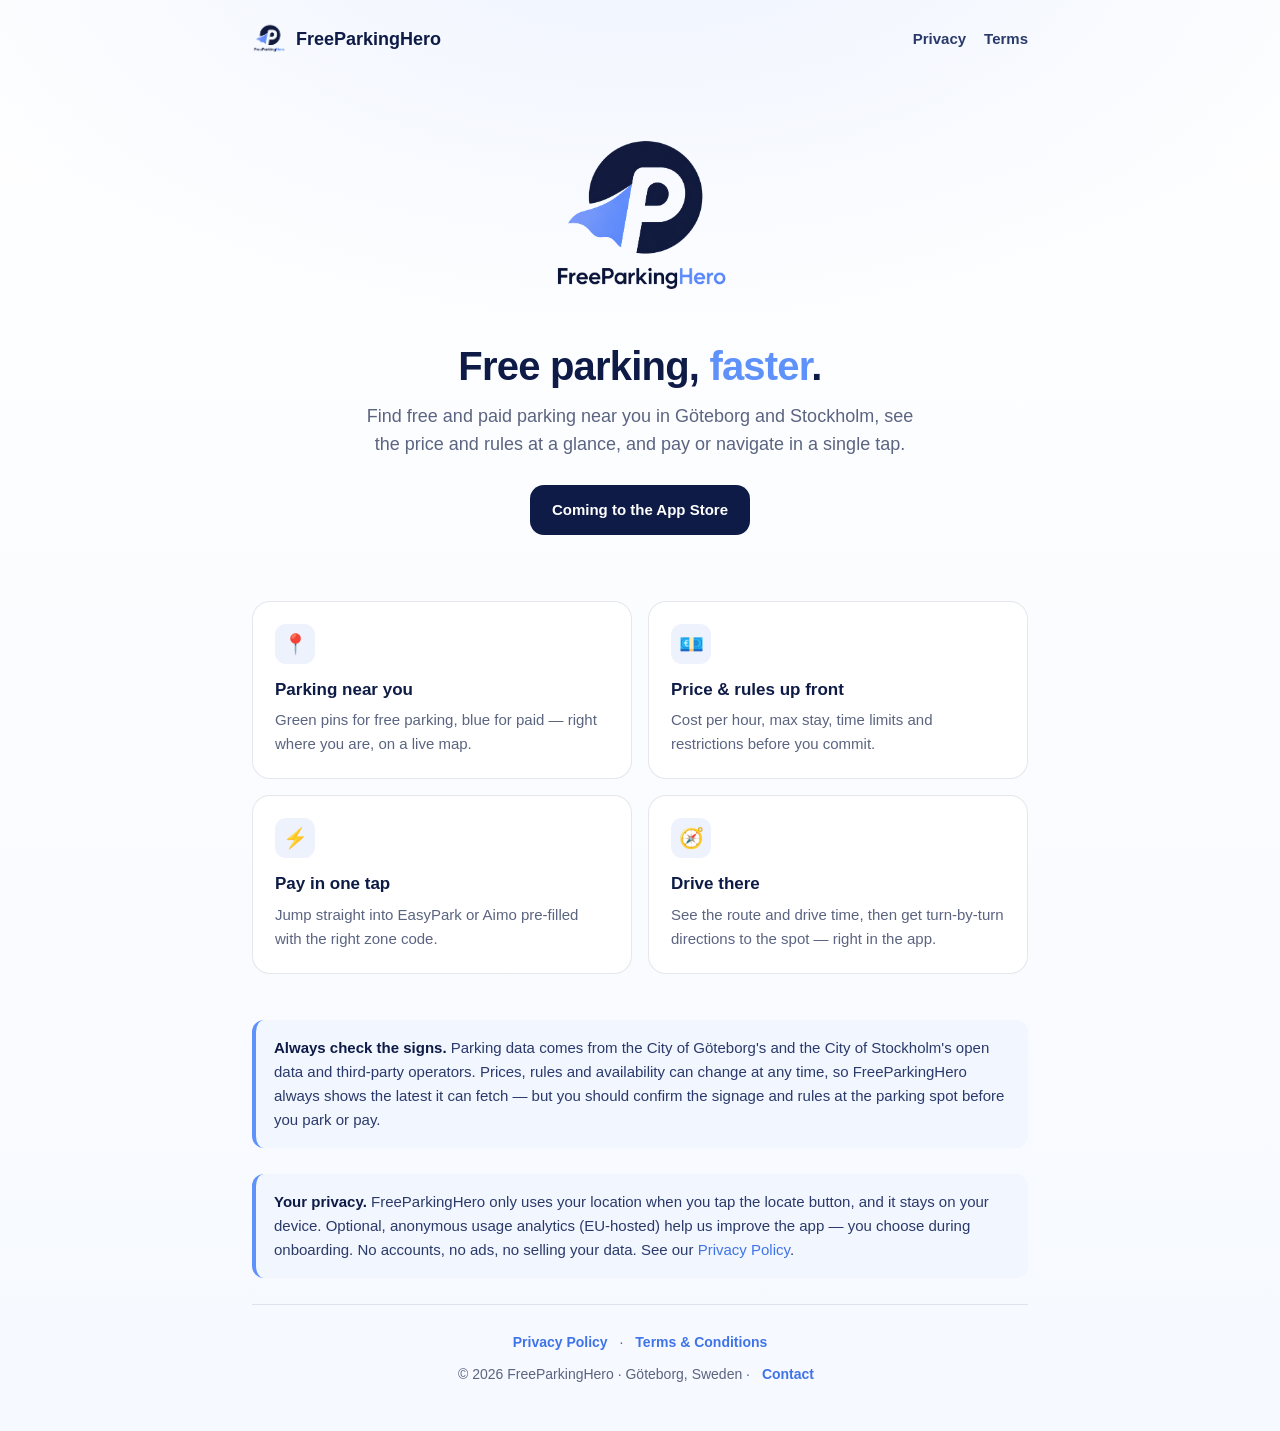
<file: index.html>
<!DOCTYPE html>
<html lang="en">
<head>
<meta charset="UTF-8" />
<meta name="viewport" content="width=device-width, initial-scale=1.0" />
<title>FreeParkingHero — Find parking in Göteborg and Stockholm, faster</title>
<meta name="description" content="FreeParkingHero helps you find free and paid parking near you in Göteborg and Stockholm, understand the price and rules at a glance, and pay or navigate in one tap." />
<link rel="stylesheet" href="styles.css" />
</head>
<body>
<div class="wrap">
  <header class="site">
    <div class="brand"><img src="assets/parkinghero-logo.png" alt="FreeParkingHero" style="width:auto;height:34px" />FreeParkingHero</div>
    <nav><a href="privacy.html">Privacy</a><a href="terms.html">Terms</a></nav>
  </header>

  <section class="hero">
    <img class="logo" src="assets/parkinghero-logo.png" alt="FreeParkingHero logo" />
    <h1>Free parking, <span class="hero-accent">faster</span>.</h1>
    <p class="sub">Find free and paid parking near you in Göteborg and Stockholm, see the price and rules at a glance, and pay or navigate in a single tap.</p>
    <div>
      <span class="badge">Coming to the App Store</span>
    </div>
  </section>

  <section class="features">
    <div class="card"><div class="ic">📍</div><h3>Parking near you</h3><p>Green pins for free parking, blue for paid — right where you are, on a live map.</p></div>
    <div class="card"><div class="ic">💶</div><h3>Price &amp; rules up front</h3><p>Cost per hour, max stay, time limits and restrictions before you commit.</p></div>
    <div class="card"><div class="ic">⚡</div><h3>Pay in one tap</h3><p>Jump straight into EasyPark or Aimo pre-filled with the right zone code.</p></div>
    <div class="card"><div class="ic">🧭</div><h3>Drive there</h3><p>See the route and drive time, then get turn-by-turn directions to the spot — right in the app.</p></div>
  </section>

  <div class="note">
    <b>Always check the signs.</b> Parking data comes from the City of Göteborg's and the City of Stockholm's open data and third-party operators. Prices, rules and availability can change at any time, so FreeParkingHero always shows the latest it can fetch — but you should confirm the signage and rules at the parking spot before you park or pay.
  </div>

  <div class="note">
    <b>Your privacy.</b> FreeParkingHero only uses your location when you tap the locate button, and it stays on your device. Optional, anonymous usage analytics (EU-hosted) help us improve the app — you choose during onboarding. No accounts, no ads, no selling your data. See our <a href="privacy.html">Privacy Policy</a>.
  </div>

  <footer class="site">
    <div><a href="privacy.html">Privacy Policy</a> · <a href="terms.html">Terms &amp; Conditions</a></div>
    <p style="margin-top:10px;">© 2026 FreeParkingHero · Göteborg, Sweden · <a href="mailto:hello@theproductpeople.se">Contact</a></p>
  </footer>
</div>
</body>
</html>
</file>
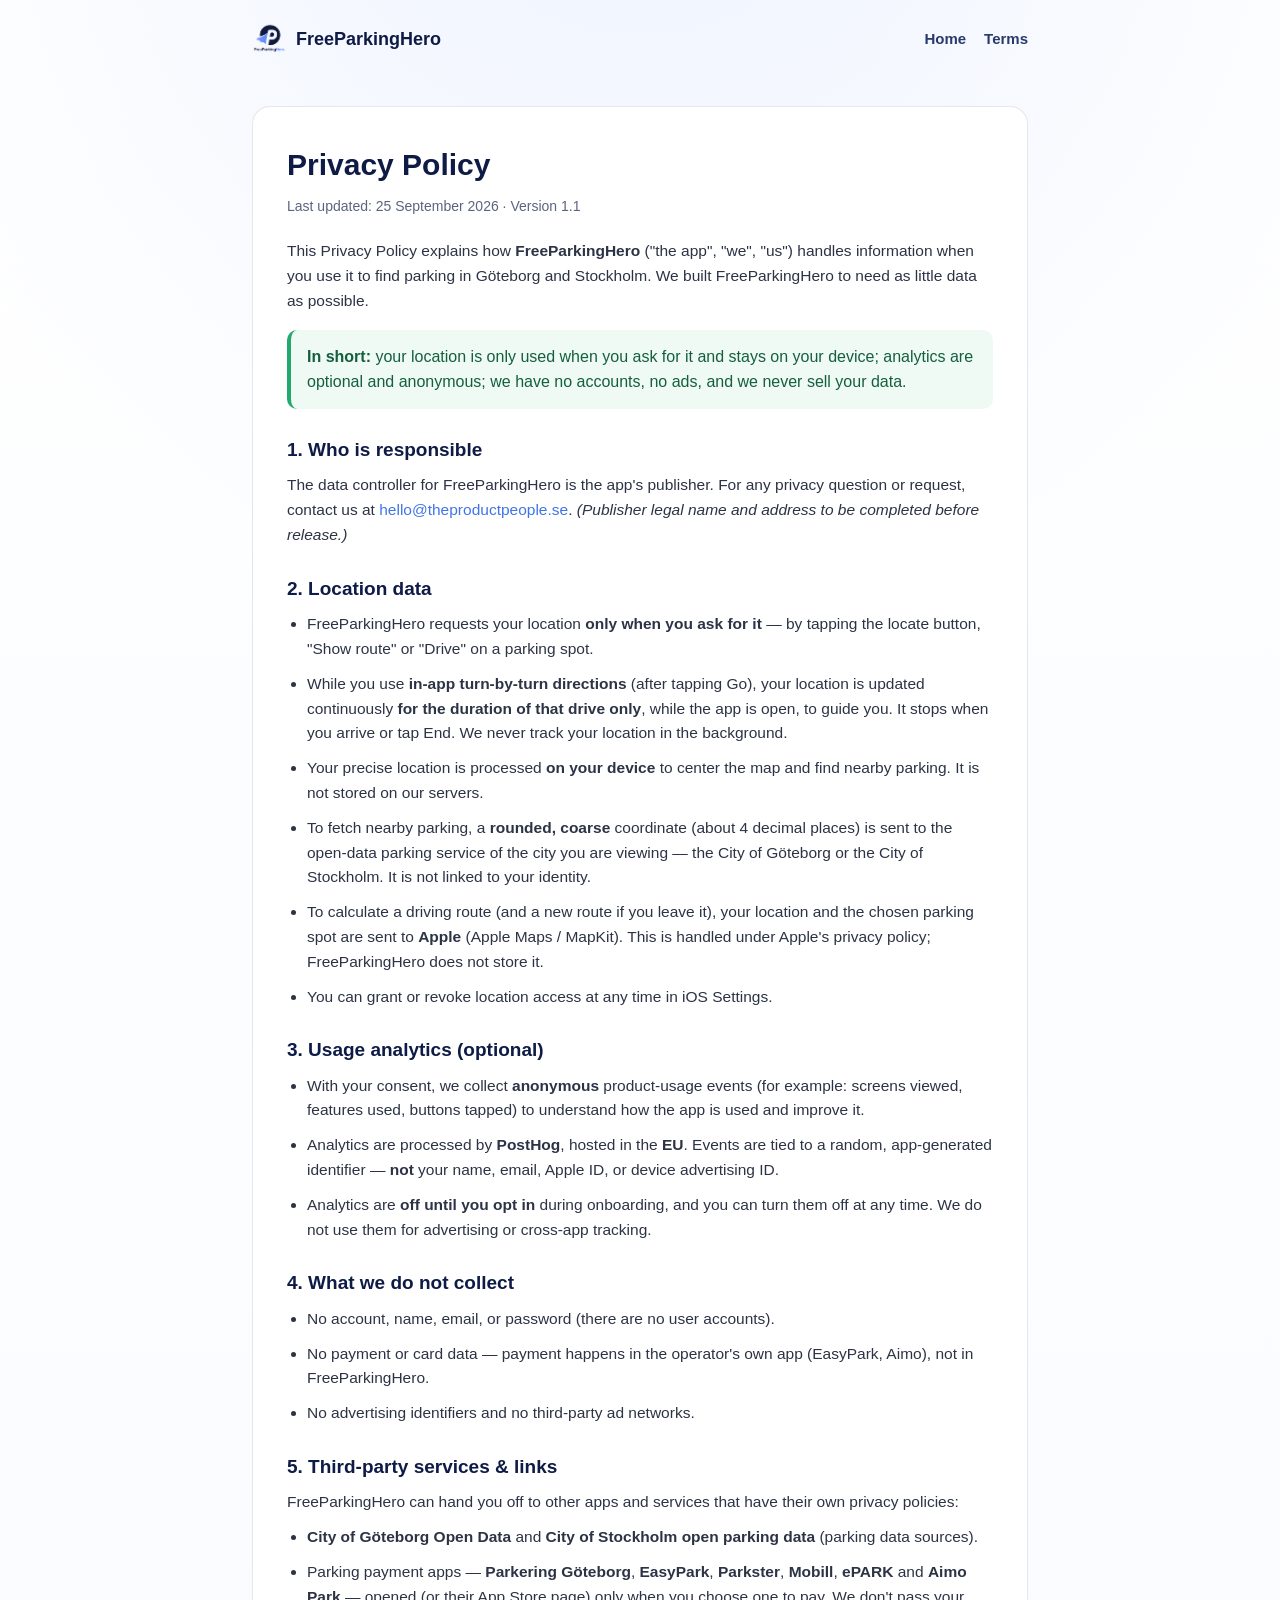
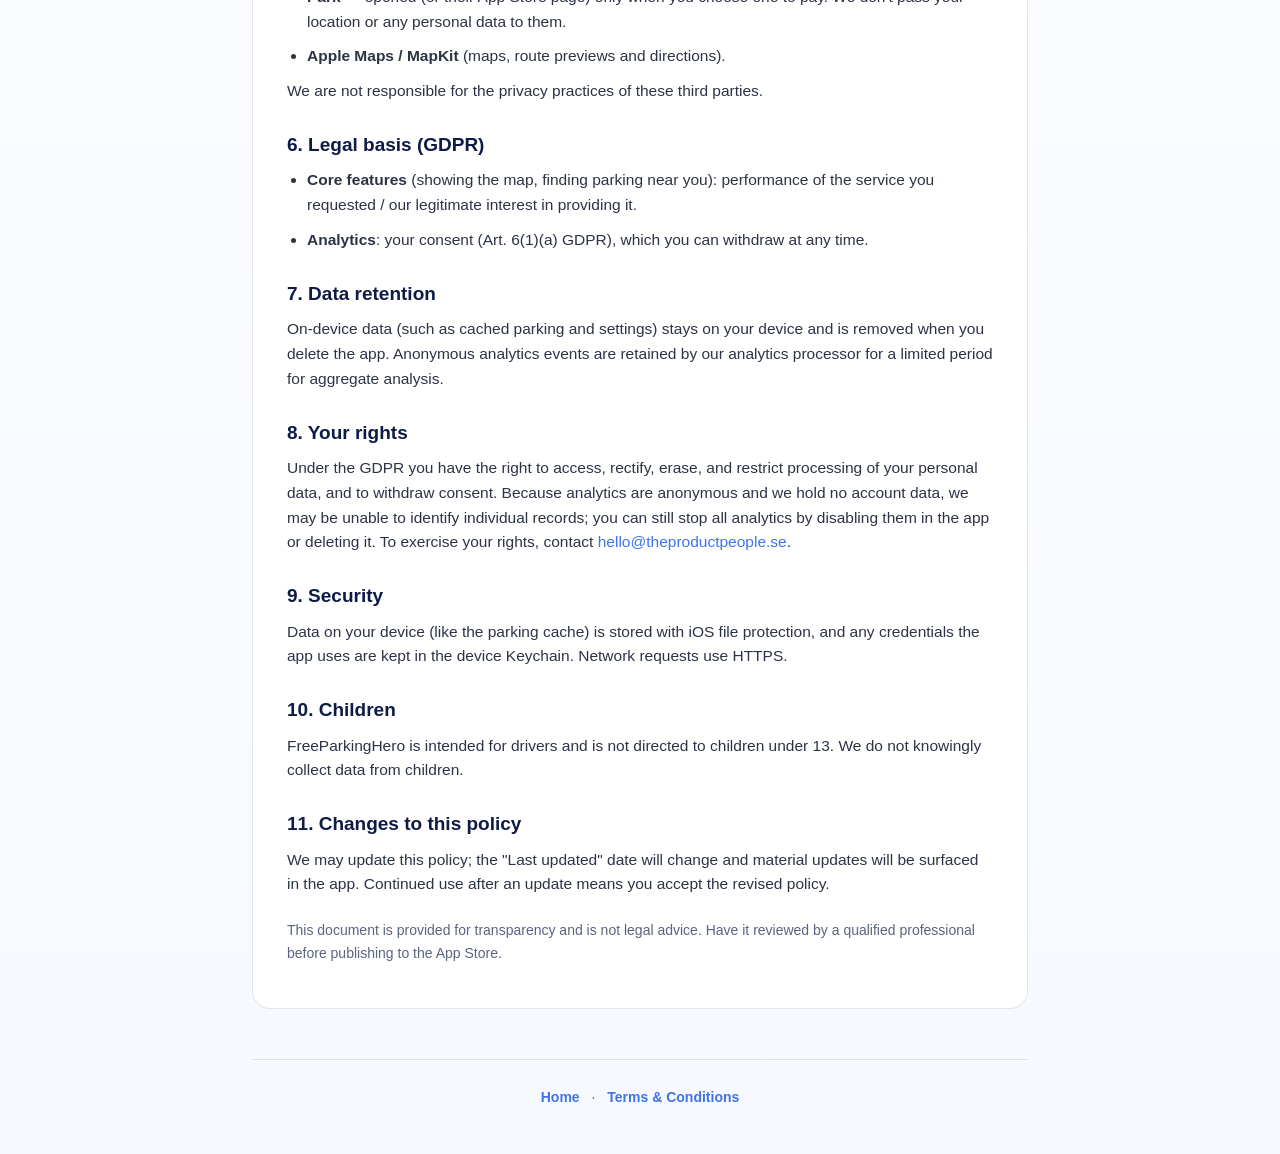
<file: privacy.html>
<!DOCTYPE html>
<html lang="en">
<head>
<meta charset="UTF-8" />
<meta name="viewport" content="width=device-width, initial-scale=1.0" />
<title>Privacy Policy — FreeParkingHero</title>
<link rel="stylesheet" href="styles.css" />
</head>
<body>
<div class="wrap">
  <header class="site">
    <div class="brand"><img src="assets/parkinghero-logo.png" alt="" style="width:auto;height:34px" />FreeParkingHero</div>
    <nav><a href="index.html">Home</a><a href="terms.html">Terms</a></nav>
  </header>

  <div class="doc">
    <h1>Privacy Policy</h1>
    <div class="updated">Last updated: 25 September 2026 · Version 1.1</div>

    <p>This Privacy Policy explains how <b>FreeParkingHero</b> ("the app", "we", "us") handles information when you use it to find parking in Göteborg and Stockholm. We built FreeParkingHero to need as little data as possible.</p>

    <div class="callout"><b>In short:</b> your location is only used when you ask for it and stays on your device; analytics are optional and anonymous; we have no accounts, no ads, and we never sell your data.</div>

    <h2>1. Who is responsible</h2>
    <p>The data controller for FreeParkingHero is the app's publisher. For any privacy question or request, contact us at <a href="mailto:hello@theproductpeople.se">hello@theproductpeople.se</a>. <em>(Publisher legal name and address to be completed before release.)</em></p>

    <h2>2. Location data</h2>
    <ul>
      <li>FreeParkingHero requests your location <b>only when you ask for it</b> — by tapping the locate button, "Show route" or "Drive" on a parking spot.</li>
      <li>While you use <b>in-app turn-by-turn directions</b> (after tapping Go), your location is updated continuously <b>for the duration of that drive only</b>, while the app is open, to guide you. It stops when you arrive or tap End. We never track your location in the background.</li>
      <li>Your precise location is processed <b>on your device</b> to center the map and find nearby parking. It is not stored on our servers.</li>
      <li>To fetch nearby parking, a <b>rounded, coarse</b> coordinate (about 4 decimal places) is sent to the open-data parking service of the city you are viewing — the City of Göteborg or the City of Stockholm. It is not linked to your identity.</li>
      <li>To calculate a driving route (and a new route if you leave it), your location and the chosen parking spot are sent to <b>Apple</b> (Apple Maps / MapKit). This is handled under Apple's privacy policy; FreeParkingHero does not store it.</li>
      <li>You can grant or revoke location access at any time in iOS Settings.</li>
    </ul>

    <h2>3. Usage analytics (optional)</h2>
    <ul>
      <li>With your consent, we collect <b>anonymous</b> product-usage events (for example: screens viewed, features used, buttons tapped) to understand how the app is used and improve it.</li>
      <li>Analytics are processed by <b>PostHog</b>, hosted in the <b>EU</b>. Events are tied to a random, app-generated identifier — <b>not</b> your name, email, Apple ID, or device advertising ID.</li>
      <li>Analytics are <b>off until you opt in</b> during onboarding, and you can turn them off at any time. We do not use them for advertising or cross-app tracking.</li>
    </ul>

    <h2>4. What we do not collect</h2>
    <ul>
      <li>No account, name, email, or password (there are no user accounts).</li>
      <li>No payment or card data — payment happens in the operator's own app (EasyPark, Aimo), not in FreeParkingHero.</li>
      <li>No advertising identifiers and no third-party ad networks.</li>
    </ul>

    <h2>5. Third-party services &amp; links</h2>
    <p>FreeParkingHero can hand you off to other apps and services that have their own privacy policies:</p>
    <ul>
      <li><b>City of Göteborg Open Data</b> and <b>City of Stockholm open parking data</b> (parking data sources).</li>
      <li>Parking payment apps — <b>Parkering Göteborg</b>, <b>EasyPark</b>, <b>Parkster</b>, <b>Mobill</b>, <b>ePARK</b> and <b>Aimo Park</b> — opened (or their App Store page) only when you choose one to pay. We don't pass your location or any personal data to them.</li>
      <li><b>Apple Maps / MapKit</b> (maps, route previews and directions).</li>
    </ul>
    <p>We are not responsible for the privacy practices of these third parties.</p>

    <h2>6. Legal basis (GDPR)</h2>
    <ul>
      <li><b>Core features</b> (showing the map, finding parking near you): performance of the service you requested / our legitimate interest in providing it.</li>
      <li><b>Analytics</b>: your consent (Art. 6(1)(a) GDPR), which you can withdraw at any time.</li>
    </ul>

    <h2>7. Data retention</h2>
    <p>On-device data (such as cached parking and settings) stays on your device and is removed when you delete the app. Anonymous analytics events are retained by our analytics processor for a limited period for aggregate analysis.</p>

    <h2>8. Your rights</h2>
    <p>Under the GDPR you have the right to access, rectify, erase, and restrict processing of your personal data, and to withdraw consent. Because analytics are anonymous and we hold no account data, we may be unable to identify individual records; you can still stop all analytics by disabling them in the app or deleting it. To exercise your rights, contact <a href="mailto:hello@theproductpeople.se">hello@theproductpeople.se</a>.</p>

    <h2>9. Security</h2>
    <p>Data on your device (like the parking cache) is stored with iOS file protection, and any credentials the app uses are kept in the device Keychain. Network requests use HTTPS.</p>

    <h2>10. Children</h2>
    <p>FreeParkingHero is intended for drivers and is not directed to children under 13. We do not knowingly collect data from children.</p>

    <h2>11. Changes to this policy</h2>
    <p>We may update this policy; the "Last updated" date will change and material updates will be surfaced in the app. Continued use after an update means you accept the revised policy.</p>

    <p style="margin-top:22px;color:var(--muted);font-size:14px;">This document is provided for transparency and is not legal advice. Have it reviewed by a qualified professional before publishing to the App Store.</p>
  </div>

  <footer class="site">
    <div><a href="index.html">Home</a> · <a href="terms.html">Terms &amp; Conditions</a></div>
  </footer>
</div>
</body>
</html>
</file>
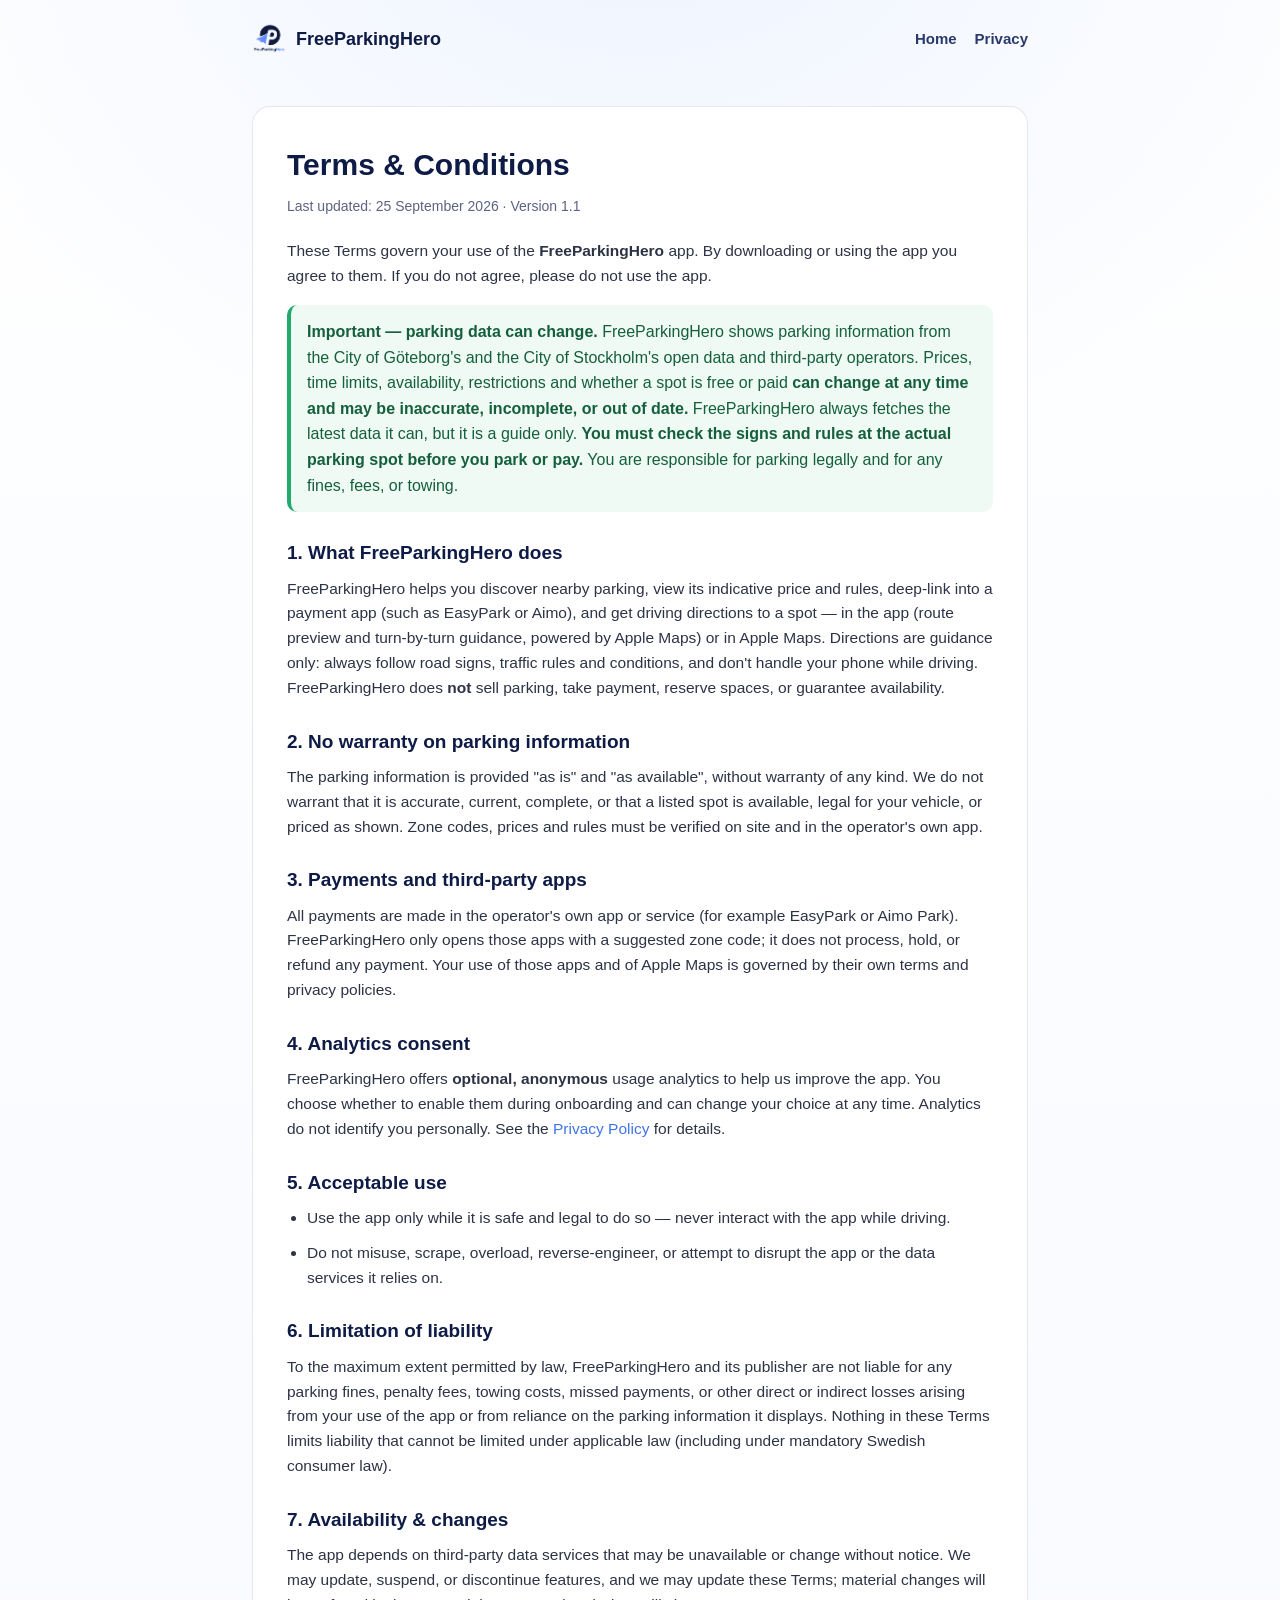
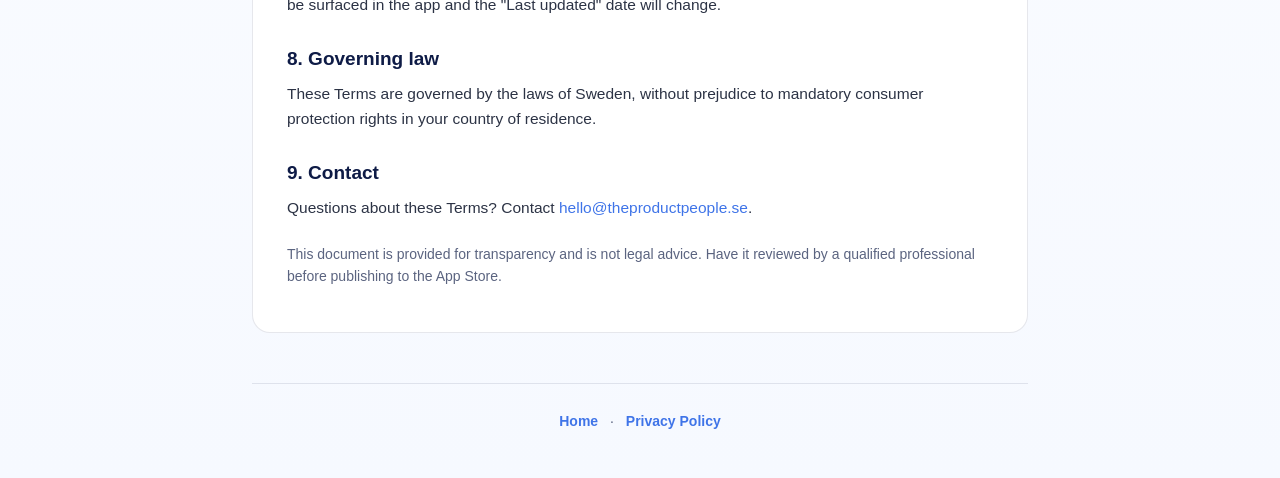
<file: terms.html>
<!DOCTYPE html>
<html lang="en">
<head>
<meta charset="UTF-8" />
<meta name="viewport" content="width=device-width, initial-scale=1.0" />
<title>Terms &amp; Conditions — FreeParkingHero</title>
<link rel="stylesheet" href="styles.css" />
</head>
<body>
<div class="wrap">
  <header class="site">
    <div class="brand"><img src="assets/parkinghero-logo.png" alt="" style="width:auto;height:34px" />FreeParkingHero</div>
    <nav><a href="index.html">Home</a><a href="privacy.html">Privacy</a></nav>
  </header>

  <div class="doc">
    <h1>Terms &amp; Conditions</h1>
    <div class="updated">Last updated: 25 September 2026 · Version 1.1</div>

    <p>These Terms govern your use of the <b>FreeParkingHero</b> app. By downloading or using the app you agree to them. If you do not agree, please do not use the app.</p>

    <div class="callout">
      <b>Important — parking data can change.</b> FreeParkingHero shows parking information from the City of Göteborg's and the City of Stockholm's open data and third-party operators. Prices, time limits, availability, restrictions and whether a spot is free or paid <b>can change at any time and may be inaccurate, incomplete, or out of date.</b> FreeParkingHero always fetches the latest data it can, but it is a guide only. <b>You must check the signs and rules at the actual parking spot before you park or pay.</b> You are responsible for parking legally and for any fines, fees, or towing.
    </div>

    <h2>1. What FreeParkingHero does</h2>
    <p>FreeParkingHero helps you discover nearby parking, view its indicative price and rules, deep-link into a payment app (such as EasyPark or Aimo), and get driving directions to a spot — in the app (route preview and turn-by-turn guidance, powered by Apple Maps) or in Apple Maps. Directions are guidance only: always follow road signs, traffic rules and conditions, and don't handle your phone while driving. FreeParkingHero does <b>not</b> sell parking, take payment, reserve spaces, or guarantee availability.</p>

    <h2>2. No warranty on parking information</h2>
    <p>The parking information is provided "as is" and "as available", without warranty of any kind. We do not warrant that it is accurate, current, complete, or that a listed spot is available, legal for your vehicle, or priced as shown. Zone codes, prices and rules must be verified on site and in the operator's own app.</p>

    <h2>3. Payments and third-party apps</h2>
    <p>All payments are made in the operator's own app or service (for example EasyPark or Aimo Park). FreeParkingHero only opens those apps with a suggested zone code; it does not process, hold, or refund any payment. Your use of those apps and of Apple Maps is governed by their own terms and privacy policies.</p>

    <h2>4. Analytics consent</h2>
    <p>FreeParkingHero offers <b>optional, anonymous</b> usage analytics to help us improve the app. You choose whether to enable them during onboarding and can change your choice at any time. Analytics do not identify you personally. See the <a href="privacy.html">Privacy Policy</a> for details.</p>

    <h2>5. Acceptable use</h2>
    <ul>
      <li>Use the app only while it is safe and legal to do so — never interact with the app while driving.</li>
      <li>Do not misuse, scrape, overload, reverse-engineer, or attempt to disrupt the app or the data services it relies on.</li>
    </ul>

    <h2>6. Limitation of liability</h2>
    <p>To the maximum extent permitted by law, FreeParkingHero and its publisher are not liable for any parking fines, penalty fees, towing costs, missed payments, or other direct or indirect losses arising from your use of the app or from reliance on the parking information it displays. Nothing in these Terms limits liability that cannot be limited under applicable law (including under mandatory Swedish consumer law).</p>

    <h2>7. Availability &amp; changes</h2>
    <p>The app depends on third-party data services that may be unavailable or change without notice. We may update, suspend, or discontinue features, and we may update these Terms; material changes will be surfaced in the app and the "Last updated" date will change.</p>

    <h2>8. Governing law</h2>
    <p>These Terms are governed by the laws of Sweden, without prejudice to mandatory consumer protection rights in your country of residence.</p>

    <h2>9. Contact</h2>
    <p>Questions about these Terms? Contact <a href="mailto:hello@theproductpeople.se">hello@theproductpeople.se</a>.</p>

    <p style="margin-top:22px;color:var(--muted);font-size:14px;">This document is provided for transparency and is not legal advice. Have it reviewed by a qualified professional before publishing to the App Store.</p>
  </div>

  <footer class="site">
    <div><a href="index.html">Home</a> · <a href="privacy.html">Privacy Policy</a></div>
  </footer>
</div>
</body>
</html>
</file>
<file: styles.css>
/* FreeParkingHero — landing + legal site. Brand palette from the app splash. */
:root{
  --navy:#0E1B46; --navy-soft:#2A3A6B; --blue:#5F91FA; --blue-deep:#3F74E8;
  --green:#22A96E; --paper:#ffffff; --paper-2:#F6F9FF; --ink:#11151C;
  --muted:#5b6480; --line:rgba(14,27,70,0.10);
}
*{margin:0;padding:0;box-sizing:border-box;}
html{scroll-behavior:smooth;}
body{
  font-family:-apple-system,BlinkMacSystemFont,"Segoe UI",Helvetica,Arial,sans-serif;
  color:var(--ink); line-height:1.6;
  background:
    radial-gradient(120% 60% at 50% -10%, rgba(95,145,250,0.12) 0%, rgba(95,145,250,0) 55%),
    linear-gradient(180deg,#ffffff 0%, var(--paper-2) 100%);
  -webkit-font-smoothing:antialiased;
}
.wrap{max-width:820px;margin:0 auto;padding:0 22px;}
a{color:var(--blue-deep);text-decoration:none;}
a:hover{text-decoration:underline;}

/* header */
header.site{display:flex;align-items:center;justify-content:space-between;padding:22px 0;}
.brand{display:flex;align-items:center;gap:10px;font-weight:800;color:var(--navy);font-size:18px;}
.brand img{width:34px;height:34px;}
nav a{margin-left:18px;font-weight:600;color:var(--navy-soft);font-size:15px;}

/* hero */
.hero{text-align:center;padding:46px 0 20px;}
.hero img.logo{width:190px;height:auto;margin-bottom:22px;}
.hero h1{font-size:40px;line-height:1.1;letter-spacing:-0.02em;color:var(--navy);font-weight:800;}
.hero h1 .hero-accent{color:var(--blue);}
.hero p.sub{font-size:18px;color:var(--muted);margin-top:14px;max-width:560px;margin-left:auto;margin-right:auto;}
.badge{display:inline-block;margin-top:26px;padding:13px 22px;border-radius:14px;background:var(--navy);color:#fff;font-weight:700;font-size:15px;}
.badge.soft{background:#eef2fd;color:var(--navy);margin-left:10px;}

/* features */
.features{display:grid;grid-template-columns:1fr 1fr;gap:16px;margin:46px 0;}
.card{background:#fff;border:1px solid var(--line);border-radius:18px;padding:22px;}
.card .ic{width:40px;height:40px;border-radius:11px;display:flex;align-items:center;justify-content:center;font-size:20px;margin-bottom:12px;background:#eef2fd;}
.card h3{font-size:17px;color:var(--navy);margin-bottom:5px;}
.card p{font-size:15px;color:var(--muted);}

/* callout */
.note{border-left:4px solid var(--blue);background:#f2f6ff;border-radius:12px;padding:16px 18px;margin:26px 0;font-size:15px;color:var(--navy-soft);}
.note b{color:var(--navy);}

/* legal doc */
.doc{background:#fff;border:1px solid var(--line);border-radius:18px;padding:34px;margin:28px 0 50px;}
.doc h1{font-size:30px;color:var(--navy);margin-bottom:6px;}
.doc .updated{color:var(--muted);font-size:14px;margin-bottom:22px;}
.doc h2{font-size:19px;color:var(--navy);margin:26px 0 8px;}
.doc p,.doc li{font-size:15.5px;color:#2c3345;margin-bottom:10px;}
.doc ul{padding-left:20px;}
.doc .callout{border-left:4px solid var(--green);background:#eefaf3;border-radius:10px;padding:14px 16px;margin:16px 0;color:#155f3e;}

/* footer */
footer.site{border-top:1px solid var(--line);padding:26px 0 46px;text-align:center;color:var(--muted);font-size:14px;}
footer.site a{margin:0 8px;font-weight:600;}

@media (max-width:640px){
  .features{grid-template-columns:1fr;}
  .hero h1{font-size:32px;}
}
@media (prefers-color-scheme:dark){
  :root{--paper-2:#0d1424;--ink:#eaeef7;--muted:#9aa6c4;--line:rgba(255,255,255,0.10);}
  body{background:radial-gradient(120% 60% at 50% -10%, rgba(95,145,250,0.14) 0%, rgba(95,145,250,0) 55%),linear-gradient(180deg,#0a0f1c 0%, #0d1424 100%);}
  .card,.doc{background:#121a2e;}
  .card .ic,.badge.soft{background:#1b2540;}
  .note{background:#141d33;color:#c7d2ee;}
  .brand,.hero h1,.card h3,.doc h1,.doc h2{color:#eaeef7;}
  .doc .callout{background:#10241b;color:#8fe0b7;}
}
</file>
